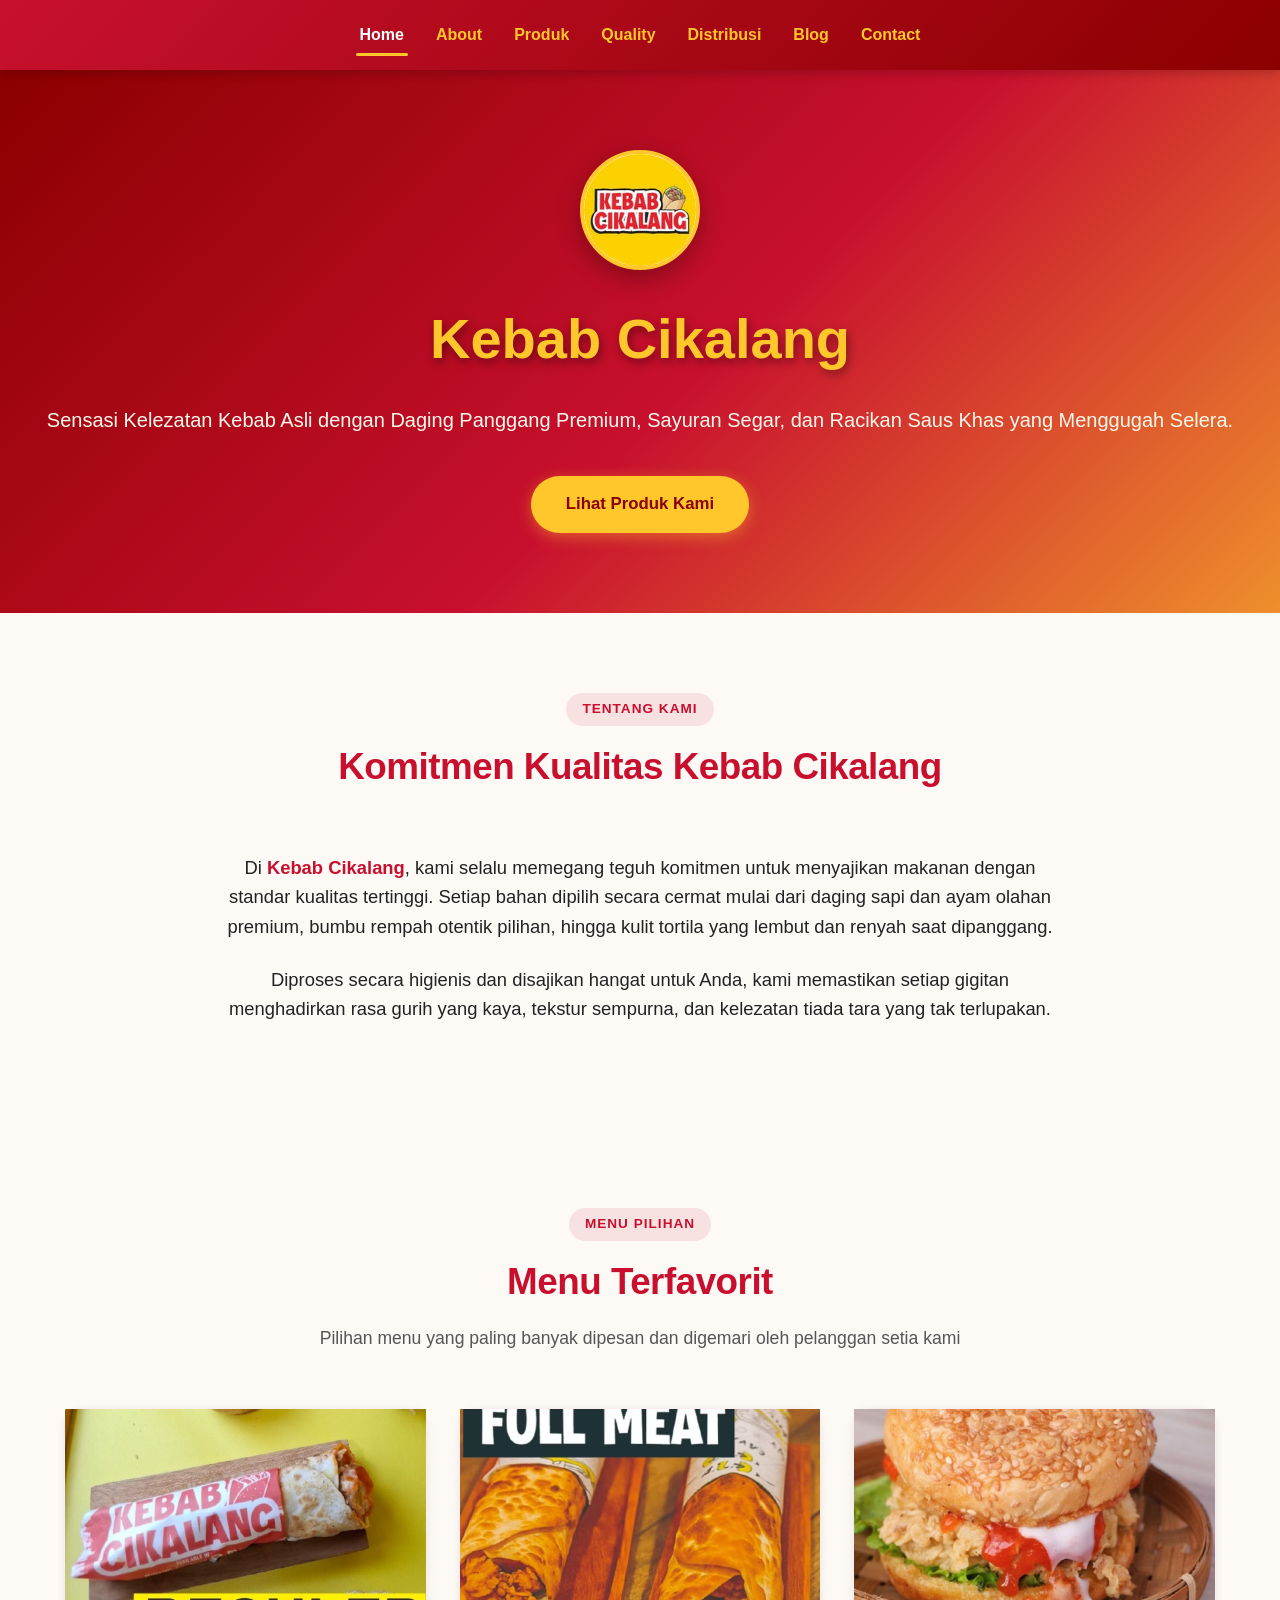
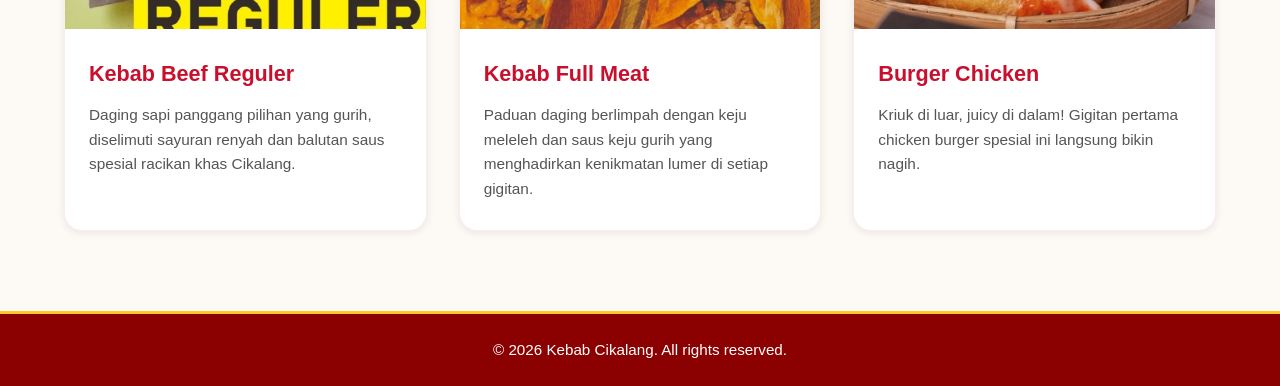
<file: index.html>
<!DOCTYPE html>
<html lang="id">
<head>
    <meta charset="UTF-8">
    <meta name="viewport" content="width=device-width, initial-scale=1.0">
    <title>Kebab Cikalang</title>
    <link rel="stylesheet" href="style.css">
</head>
<body>

    <!-- Header & Navigasi -->
    <header id="arfyn_header">
        <nav class="arfyn_navbar">

            <!-- Tombol Hamburger (Mobile) -->
            <button class="arfyn_hamburger" id="hamburger-btn" aria-label="Buka menu navigasi" aria-expanded="false">
                <span class="arfyn_bar"></span>
                <span class="arfyn_bar"></span>
                <span class="arfyn_bar"></span>
            </button>

            <!-- Daftar Menu Navigasi -->
            <ul class="arfyn_nav_menu" id="nav-menu">
                <li class="arfyn_nav_item"><a href="index.html" class="arfyn_nav_link active">Home</a></li>
                <li class="arfyn_nav_item"><a href="about.html" class="arfyn_nav_link">About</a></li>
                <li class="arfyn_nav_item"><a href="produk.html" class="arfyn_nav_link">Produk</a></li>
                <li class="arfyn_nav_item"><a href="quality.html" class="arfyn_nav_link">Quality</a></li>
                <li class="arfyn_nav_item"><a href="distribusi.html" class="arfyn_nav_link">Distribusi</a></li>
                <li class="arfyn_nav_item"><a href="blog.html" class="arfyn_nav_link">Blog</a></li>
                <li class="arfyn_nav_item"><a href="contact.html" class="arfyn_nav_link">Contact</a></li>
            </ul>
        </nav>
    </header>

    <!-- Konten Utama (Beranda) -->
    <main id="arfyn_main">
        <!-- 1. Hero Section -->
        <section class="arfyn_hero">
            <div class="arfyn_hero_content">
                <!-- Logo Bulat Kebab Cikalang -->
                <div class="arfyn_hero_logo">
                    <!-- Nanti masukkan file logo di atribut src, contoh: src="assets/logo.png" -->
                    <img src="assets/logo.jpg" alt="Logo Kebab Cikalang" class="arfyn_hero_logo_img" onerror="this.classList.add('img-fallback')">
                </div>

                <h1 class="arfyn_hero_title">Kebab Cikalang</h1>
                <p class="arfyn_hero_subtitle">
                    Sensasi Kelezatan Kebab Asli dengan Daging Panggang Premium, Sayuran Segar, dan Racikan Saus Khas yang Menggugah Selera.
                </p>
                <a href="produk.html" class="arfyn_btn arfyn_btn_primary">Lihat Produk Kami</a>
            </div>
        </section>

        <!-- 2. Sekilas Tentang Kami -->
        <section class="arfyn_about_section">
            <div class="arfyn_container">
                <div class="arfyn_section_heading">
                    <span class="arfyn_badge">Tentang Kami</span>
                    <h2 class="arfyn_section_title">Komitmen Kualitas Kebab Cikalang</h2>
                </div>
                <div class="arfyn_about_body">
                    <p>
                        Di <strong>Kebab Cikalang</strong>, kami selalu memegang teguh komitmen untuk menyajikan makanan dengan standar kualitas tertinggi. Setiap bahan dipilih secara cermat mulai dari daging sapi dan ayam olahan premium, bumbu rempah otentik pilihan, hingga kulit tortila yang lembut dan renyah saat dipanggang.
                    </p>
                    <p>
                        Diproses secara higienis dan disajikan hangat untuk Anda, kami memastikan setiap gigitan menghadirkan rasa gurih yang kaya, tekstur sempurna, dan kelezatan tiada tara yang tak terlupakan.
                    </p>
                </div>
            </div>
        </section>

        <!-- 3. Menu Andalan -->
        <section class="arfyn_menu_section">
            <div class="arfyn_container">
                <div class="arfyn_section_heading">
                    <span class="arfyn_badge">Menu Pilihan</span>
                    <h2 class="arfyn_section_title">Menu Terfavorit</h2>
                    <p class="arfyn_section_subtitle">Pilihan menu yang paling banyak dipesan dan digemari oleh pelanggan setia kami</p>
                </div>

                <div class="arfyn_grid_3">
                    <!-- Card 1 -->
                    <div class="arfyn_card">
                        <div class="arfyn_img_wrapper">
                            <!-- Nanti masukkan path gambar ke atribut src (misal: src="assets/kebab-beef.jpg") -->
                            <img src="assets/regulerb.jpeg" alt="Kebab Beef Original" class="arfyn_card_img">
                        </div>
                        <div class="arfyn_card_body">
                            <h3 class="arfyn_card_title">Kebab Beef Reguler</h3>
                            <p class="arfyn_card_desc">
                                Daging sapi panggang pilihan yang gurih, diselimuti sayuran renyah dan balutan saus spesial racikan khas Cikalang.
                            </p>
                        </div>
                    </div>

                    <!-- Card 2 -->
                    <div class="arfyn_card">
                        <div class="arfyn_img_wrapper">
                            <!-- Nanti masukkan path gambar ke atribut src (misal: src="assets/kebab-cheese.jpg") -->
                            <img src="assets/jumbom.jpeg" alt="Kebab Super Meat" class="arfyn_card_img">
                        </div>
                        <div class="arfyn_card_body">
                            <h3 class="arfyn_card_title">Kebab Full Meat</h3>
                            <p class="arfyn_card_desc">
                                Paduan daging berlimpah dengan keju meleleh dan saus keju gurih yang menghadirkan kenikmatan lumer di setiap gigitan.
                            </p>
                        </div>
                    </div>

                    <!-- Card 3 -->
                    <div class="arfyn_card">
                        <div class="arfyn_img_wrapper">
                            <!-- Nanti masukkan path gambar ke atribut src (misal: src="assets/kebab-blackpepper.jpg") -->
                            <img src="assets/burgerch.jpeg" alt="Burger Chicken" class="arfyn_card_img">
                        </div>
                        <div class="arfyn_card_body">
                            <h3 class="arfyn_card_title">Burger Chicken</h3>
                            <p class="arfyn_card_desc">
                                Kriuk di luar, juicy di dalam! Gigitan pertama chicken burger spesial ini langsung bikin nagih.
                            </p>
                        </div>
                    </div>
                </div>
            </div>
        </section>
    </main>

    <!-- Footer -->
    <footer id="arfyn_footer">
        <div class="arfyn_footer_container">
            <p>&copy; 2026 Kebab Cikalang. All rights reserved.</p>
        </div>
    </footer>

    <script src="script.js"></script>
</body>
</html>
</file>
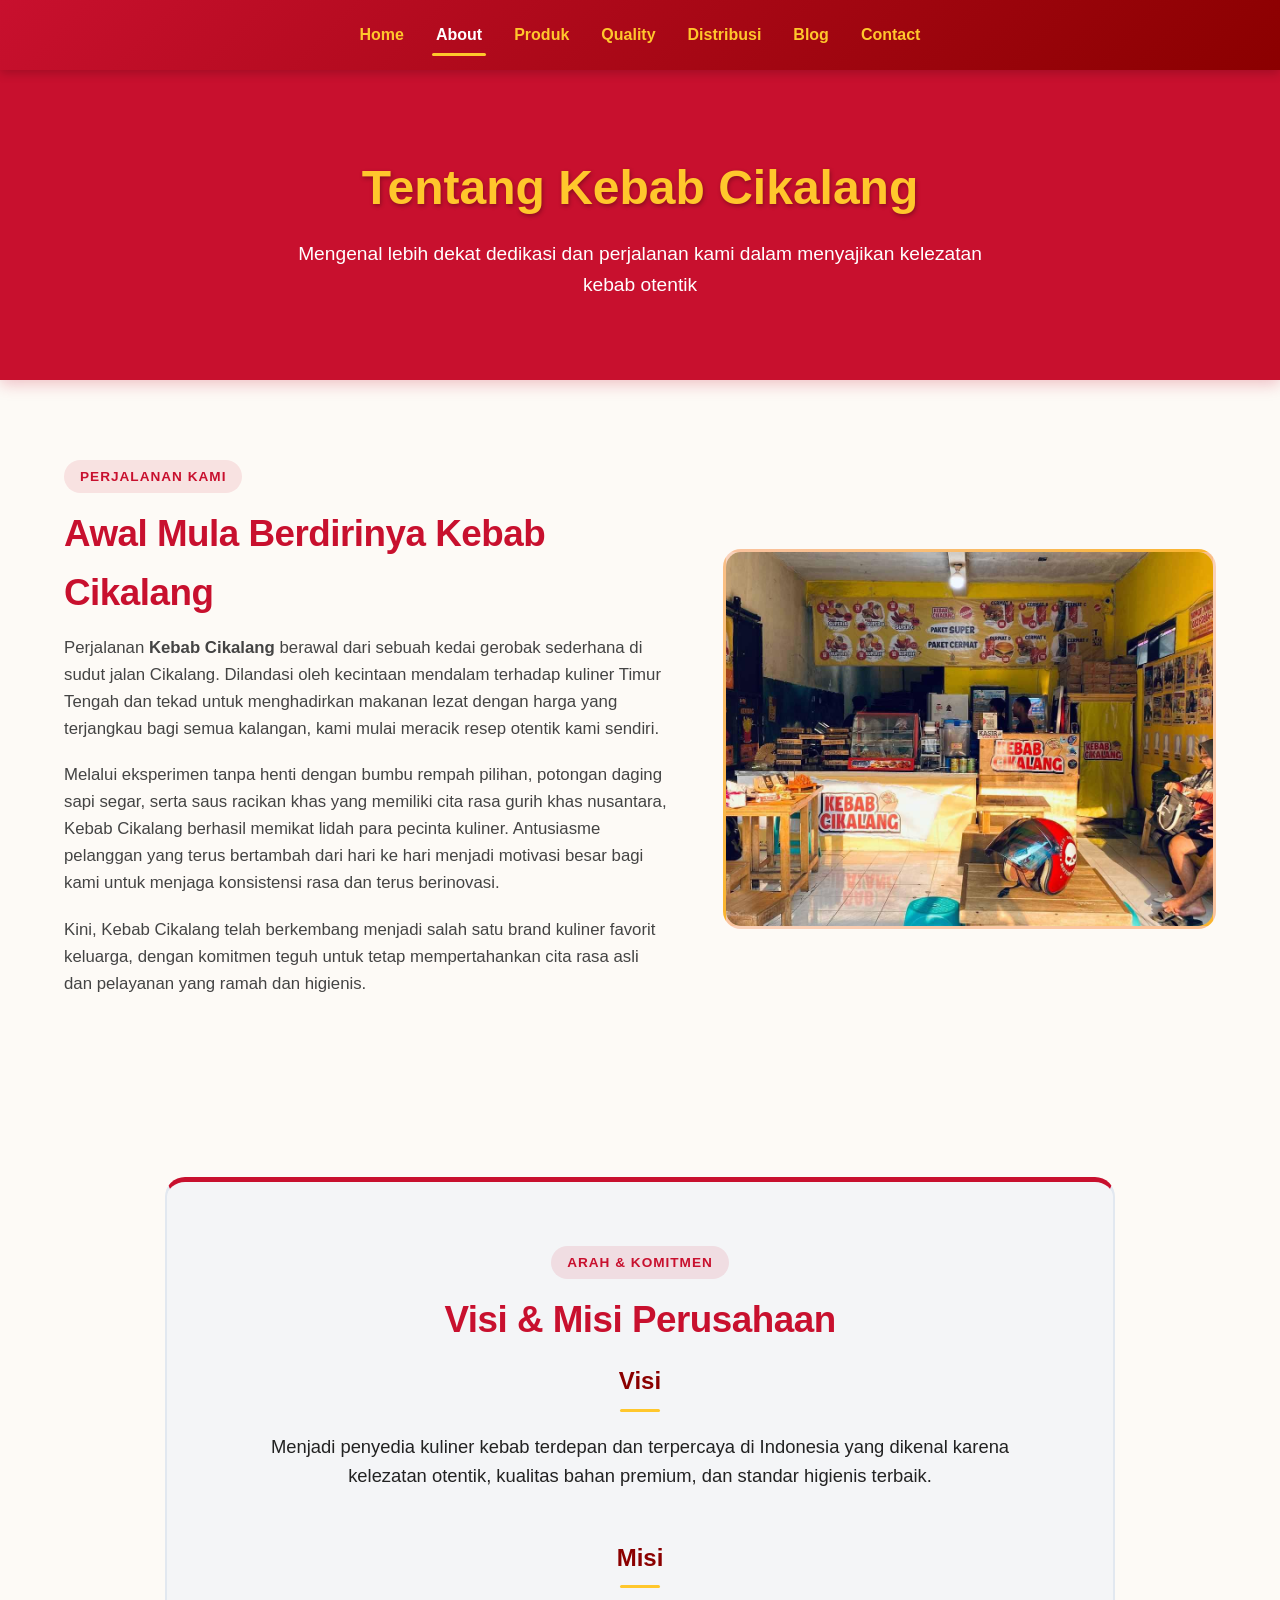
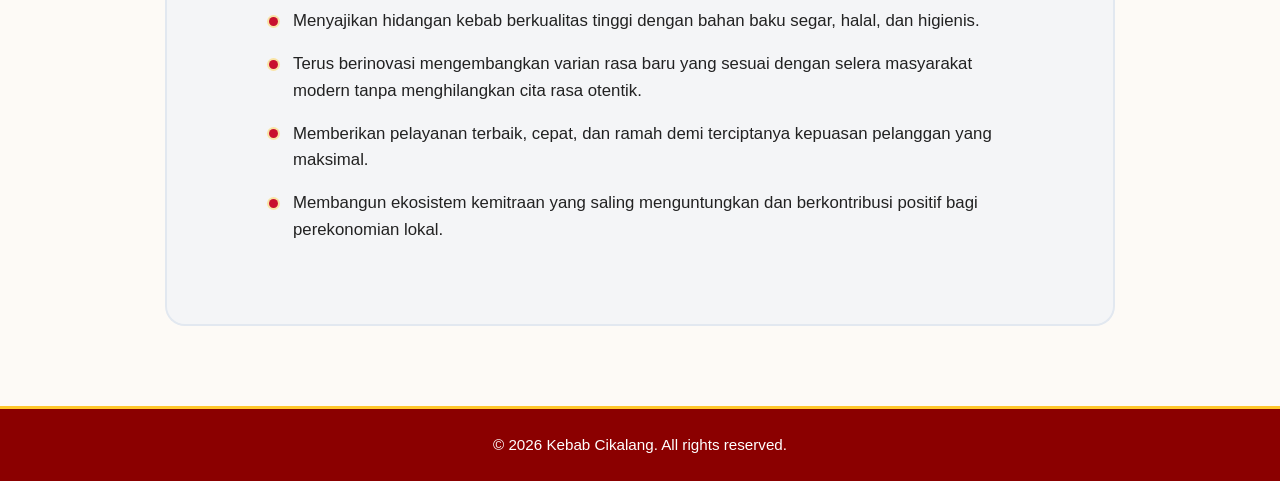
<file: about.html>
<!DOCTYPE html>
<html lang="id">
<head>
    <meta charset="UTF-8">
    <meta name="viewport" content="width=device-width, initial-scale=1.0">
    <title>Tentang Kami - Kebab Cikalang</title>
    <link rel="stylesheet" href="style.css">
</head>
<body>

    <!-- Header & Navigasi -->
    <header id="arfyn_header">
        <nav class="arfyn_navbar">

            <!-- Tombol Hamburger (Mobile) -->
            <button class="arfyn_hamburger" id="hamburger-btn" aria-label="Buka menu navigasi" aria-expanded="false">
                <span class="arfyn_bar"></span>
                <span class="arfyn_bar"></span>
                <span class="arfyn_bar"></span>
            </button>

            <!-- Daftar Menu Navigasi -->
            <ul class="arfyn_nav_menu" id="nav-menu">
                <li class="arfyn_nav_item"><a href="index.html" class="arfyn_nav_link">Home</a></li>
                <li class="arfyn_nav_item"><a href="about.html" class="arfyn_nav_link active">About</a></li>
                <li class="arfyn_nav_item"><a href="produk.html" class="arfyn_nav_link">Produk</a></li>
                <li class="arfyn_nav_item"><a href="quality.html" class="arfyn_nav_link">Quality</a></li>
                <li class="arfyn_nav_item"><a href="distribusi.html" class="arfyn_nav_link">Distribusi</a></li>
                <li class="arfyn_nav_item"><a href="blog.html" class="arfyn_nav_link">Blog</a></li>
                <li class="arfyn_nav_item"><a href="contact.html" class="arfyn_nav_link">Contact</a></li>
            </ul>
        </nav>
    </header>

    <!-- Konten Utama (Halaman Tentang Kami) -->
    <main id="arfyn_main">

        <!-- 1. Header Banner Halaman (Warna Solid Merah & Teks Kontras) -->
        <section class="arfyn_page_banner">
            <div class="arfyn_container">
                <h1 class="arfyn_page_banner_title">Tentang Kebab Cikalang</h1>
                <p class="arfyn_page_banner_desc">Mengenal lebih dekat dedikasi dan perjalanan kami dalam menyajikan kelezatan kebab otentik</p>
            </div>
        </section>

        <!-- 2. Sejarah Kami (2 Kolom Flexbox) -->
        <section class="arfyn_history_section">
            <div class="arfyn_container">
                <div class="arfyn_history_flex">
                    
                    <!-- Kolom Kiri: Teks Sejarah -->
                    <div class="arfyn_history_text">
                        <span class="arfyn_badge">Perjalanan Kami</span>
                        <h2 class="arfyn_section_title">Awal Mula Berdirinya Kebab Cikalang</h2>
                        <p>
                            Perjalanan <strong>Kebab Cikalang</strong> berawal dari sebuah kedai gerobak sederhana di sudut jalan Cikalang. Dilandasi oleh kecintaan mendalam terhadap kuliner Timur Tengah dan tekad untuk menghadirkan makanan lezat dengan harga yang terjangkau bagi semua kalangan, kami mulai meracik resep otentik kami sendiri.
                        </p>
                        <p>
                            Melalui eksperimen tanpa henti dengan bumbu rempah pilihan, potongan daging sapi segar, serta saus racikan khas yang memiliki cita rasa gurih khas nusantara, Kebab Cikalang berhasil memikat lidah para pecinta kuliner. Antusiasme pelanggan yang terus bertambah dari hari ke hari menjadi motivasi besar bagi kami untuk menjaga konsistensi rasa dan terus berinovasi.
                        </p>
                        <p>
                            Kini, Kebab Cikalang telah berkembang menjadi salah satu brand kuliner favorit keluarga, dengan komitmen teguh untuk tetap mempertahankan cita rasa asli dan pelayanan yang ramah dan higienis.
                        </p>
                    </div>

                    <!-- Kolom Kanan: Foto Kedai/Gerobak -->
                    <div class="arfyn_history_img">
                        <div class="arfyn_about_img_wrapper">
                            <img src="assets/geray.jpeg" alt="Kedai Kebab Cikalang" class="arfyn_about_img" onerror="this.classList.add('img-fallback')">
                        </div>
                    </div>

                </div>
            </div>
        </section>

        <!-- 3. Visi & Misi Perusahaan (Rata Tengah dengan Latar Abu-abu Terang & Border) -->
        <section class="arfyn_vm_section">
            <div class="arfyn_container">
                <div class="arfyn_vm_box">
                    <span class="arfyn_badge">Arah & Komitmen</span>
                    <h2 class="arfyn_section_title">Visi & Misi Perusahaan</h2>
                    
                    <div class="arfyn_vision_block">
                        <h3 class="arfyn_vm_subtitle">Visi</h3>
                        <p class="arfyn_vm_text">
                            Menjadi penyedia kuliner kebab terdepan dan terpercaya di Indonesia yang dikenal karena kelezatan otentik, kualitas bahan premium, dan standar higienis terbaik.
                        </p>
                    </div>

                    <div class="arfyn_mission_block">
                        <h3 class="arfyn_vm_subtitle">Misi</h3>
                        <ul class="arfyn_mission_list">
                            <li>Menyajikan hidangan kebab berkualitas tinggi dengan bahan baku segar, halal, dan higienis.</li>
                            <li>Terus berinovasi mengembangkan varian rasa baru yang sesuai dengan selera masyarakat modern tanpa menghilangkan cita rasa otentik.</li>
                            <li>Memberikan pelayanan terbaik, cepat, dan ramah demi terciptanya kepuasan pelanggan yang maksimal.</li>
                            <li>Membangun ekosistem kemitraan yang saling menguntungkan dan berkontribusi positif bagi perekonomian lokal.</li>
                        </ul>
                    </div>
                </div>
            </div>
        </section>

    </main>

    <!-- Footer -->
    <footer id="arfyn_footer">
        <div class="arfyn_footer_container">
            <p>&copy; 2026 Kebab Cikalang. All rights reserved.</p>
        </div>
    </footer>

    <script src="script.js"></script>
</body>
</html>
</file>
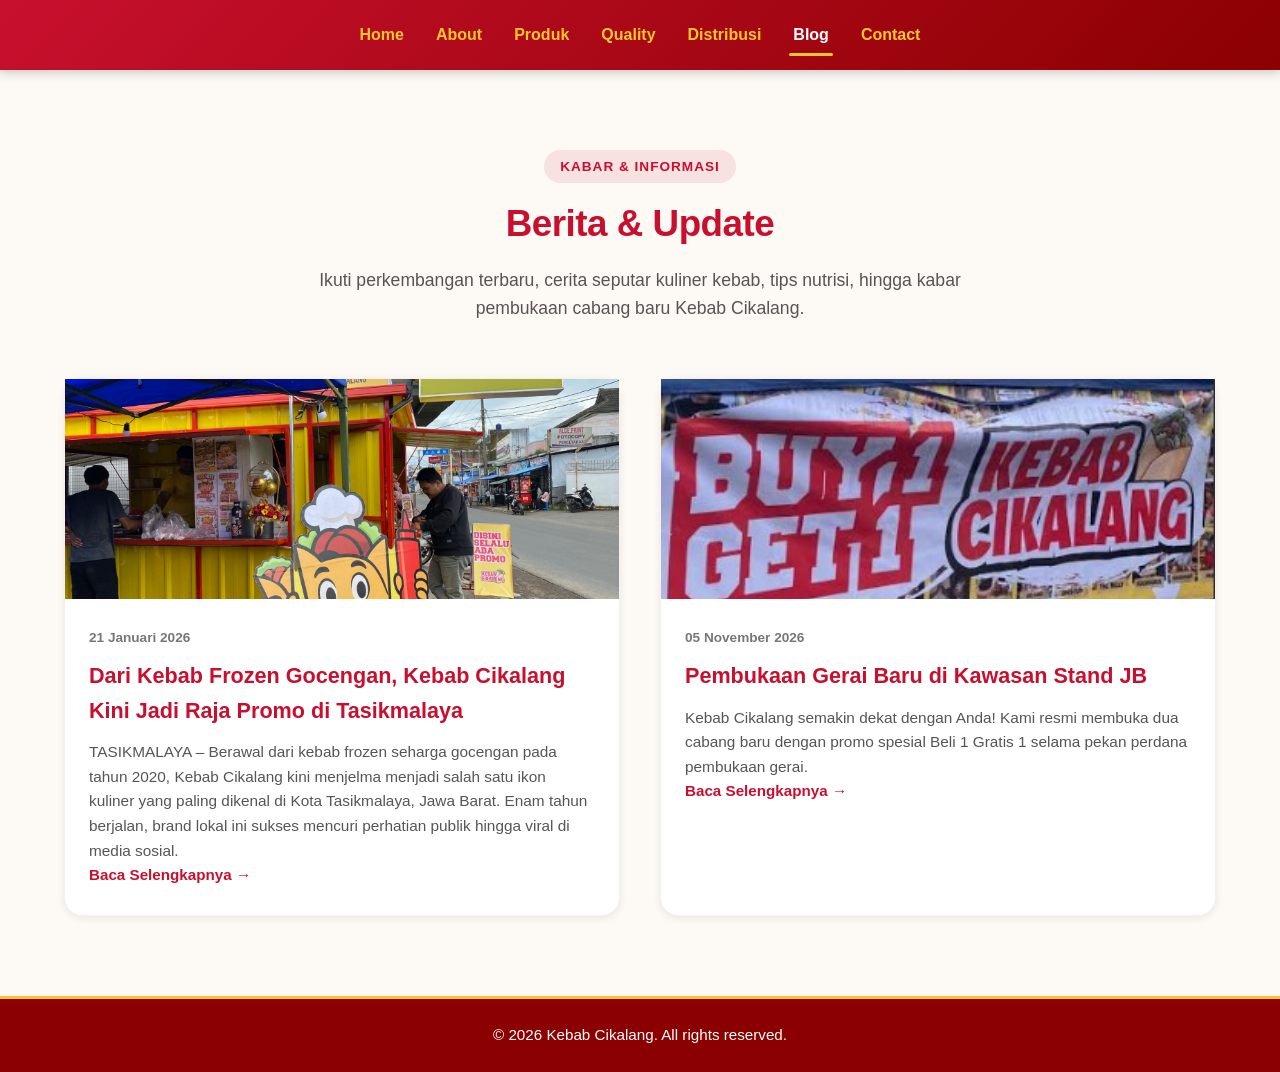
<file: blog.html>
<!DOCTYPE html>
<html lang="id">
<head>
    <meta charset="UTF-8">
    <meta name="viewport" content="width=device-width, initial-scale=1.0">
    <title>Berita & Update - Kebab Cikalang</title>
    <link rel="stylesheet" href="style.css">
</head>
<body>

    <!-- Header & Navigasi -->
    <header id="arfyn_header">
        <nav class="arfyn_navbar">

            <!-- Tombol Hamburger (Mobile) -->
            <button class="arfyn_hamburger" id="hamburger-btn" aria-label="Buka menu navigasi" aria-expanded="false">
                <span class="arfyn_bar"></span>
                <span class="arfyn_bar"></span>
                <span class="arfyn_bar"></span>
            </button>

            <!-- Daftar Menu Navigasi -->
            <ul class="arfyn_nav_menu" id="nav-menu">
                <li class="arfyn_nav_item"><a href="index.html" class="arfyn_nav_link">Home</a></li>
                <li class="arfyn_nav_item"><a href="about.html" class="arfyn_nav_link">About</a></li>
                <li class="arfyn_nav_item"><a href="produk.html" class="arfyn_nav_link">Produk</a></li>
                <li class="arfyn_nav_item"><a href="quality.html" class="arfyn_nav_link">Quality</a></li>
                <li class="arfyn_nav_item"><a href="distribusi.html" class="arfyn_nav_link">Distribusi</a></li>
                <li class="arfyn_nav_item"><a href="blog.html" class="arfyn_nav_link active">Blog</a></li>
                <li class="arfyn_nav_item"><a href="contact.html" class="arfyn_nav_link">Contact</a></li>
            </ul>
        </nav>
    </header>

    <!-- Konten Utama (Halaman Artikel / Blog) -->
    <main id="arfyn_main">
        <section class="arfyn_blog_section">
            <div class="arfyn_container">

                <!-- Header Halaman (Rata Tengah) -->
                <header class="arfyn_page_header">
                    <span class="arfyn_badge">Kabar & Informasi</span>
                    <h1 class="arfyn_section_title">Berita & Update</h1>
                    <p class="arfyn_section_subtitle">
                        Ikuti perkembangan terbaru, cerita seputar kuliner kebab, tips nutrisi, hingga kabar pembukaan cabang baru Kebab Cikalang.
                    </p>
                </header>

                <!-- Grid Artikel (2 Kolom di PC, 1 Kolom di HP) -->
                <div class="arfyn_grid_2">

                    <!-- Card Artikel 1 -->
                    <article class="arfyn_blog_card">
                        <div class="arfyn_img_wrapper">
                            <img src="assets/berita1.jpg" alt="Rahasia Kelezatan Rempah Kebab" class="arfyn_blog_img" onerror="this.classList.add('img-fallback')">
                        </div>
                        <div class="arfyn_card_body">
                            <span class="arfyn_blog_date">21 Januari 2026</span>
                            <h3 class="arfyn_card_title">Dari Kebab Frozen Gocengan, Kebab Cikalang Kini Jadi Raja Promo di Tasikmalaya</h3>
                            <p class="arfyn_card_desc">
                                TASIKMALAYA – Berawal dari kebab frozen seharga gocengan pada tahun 2020, Kebab Cikalang kini menjelma menjadi salah satu ikon kuliner yang paling dikenal di Kota Tasikmalaya, Jawa Barat. Enam tahun berjalan, brand lokal ini sukses mencuri perhatian publik hingga viral di media sosial.
                            </p>
                            <a href="#" class="arfyn_blog_readmore">Baca Selengkapnya &rarr;</a>
                        </div>
                    </article>

                    <!-- Card Artikel 2 -->
                    <article class="arfyn_blog_card">
                        <div class="arfyn_img_wrapper">
                            <img src="assets/jb1.jpeg" alt="Pembukaan Gerai Baru" class="arfyn_blog_img" onerror="this.classList.add('img-fallback')">
                        </div>
                        <div class="arfyn_card_body">
                            <span class="arfyn_blog_date">05 November 2026</span>
                            <h3 class="arfyn_card_title">Pembukaan Gerai Baru di Kawasan Stand JB</h3>
                            <p class="arfyn_card_desc">
                                Kebab Cikalang semakin dekat dengan Anda! Kami resmi membuka dua cabang baru dengan promo spesial Beli 1 Gratis 1 selama pekan perdana pembukaan gerai.
                            </p>
                            <a href="#" class="arfyn_blog_readmore">Baca Selengkapnya &rarr;</a>
                        </div>
                    </article>
                    </article>

                </div>

            </div>
        </section>
    </main>

    <!-- Footer -->
    <footer id="arfyn_footer">
        <div class="arfyn_footer_container">
            <p>&copy; 2026 Kebab Cikalang. All rights reserved.</p>
        </div>
    </footer>

    <script src="script.js"></script>
</body>
</html>
</file>
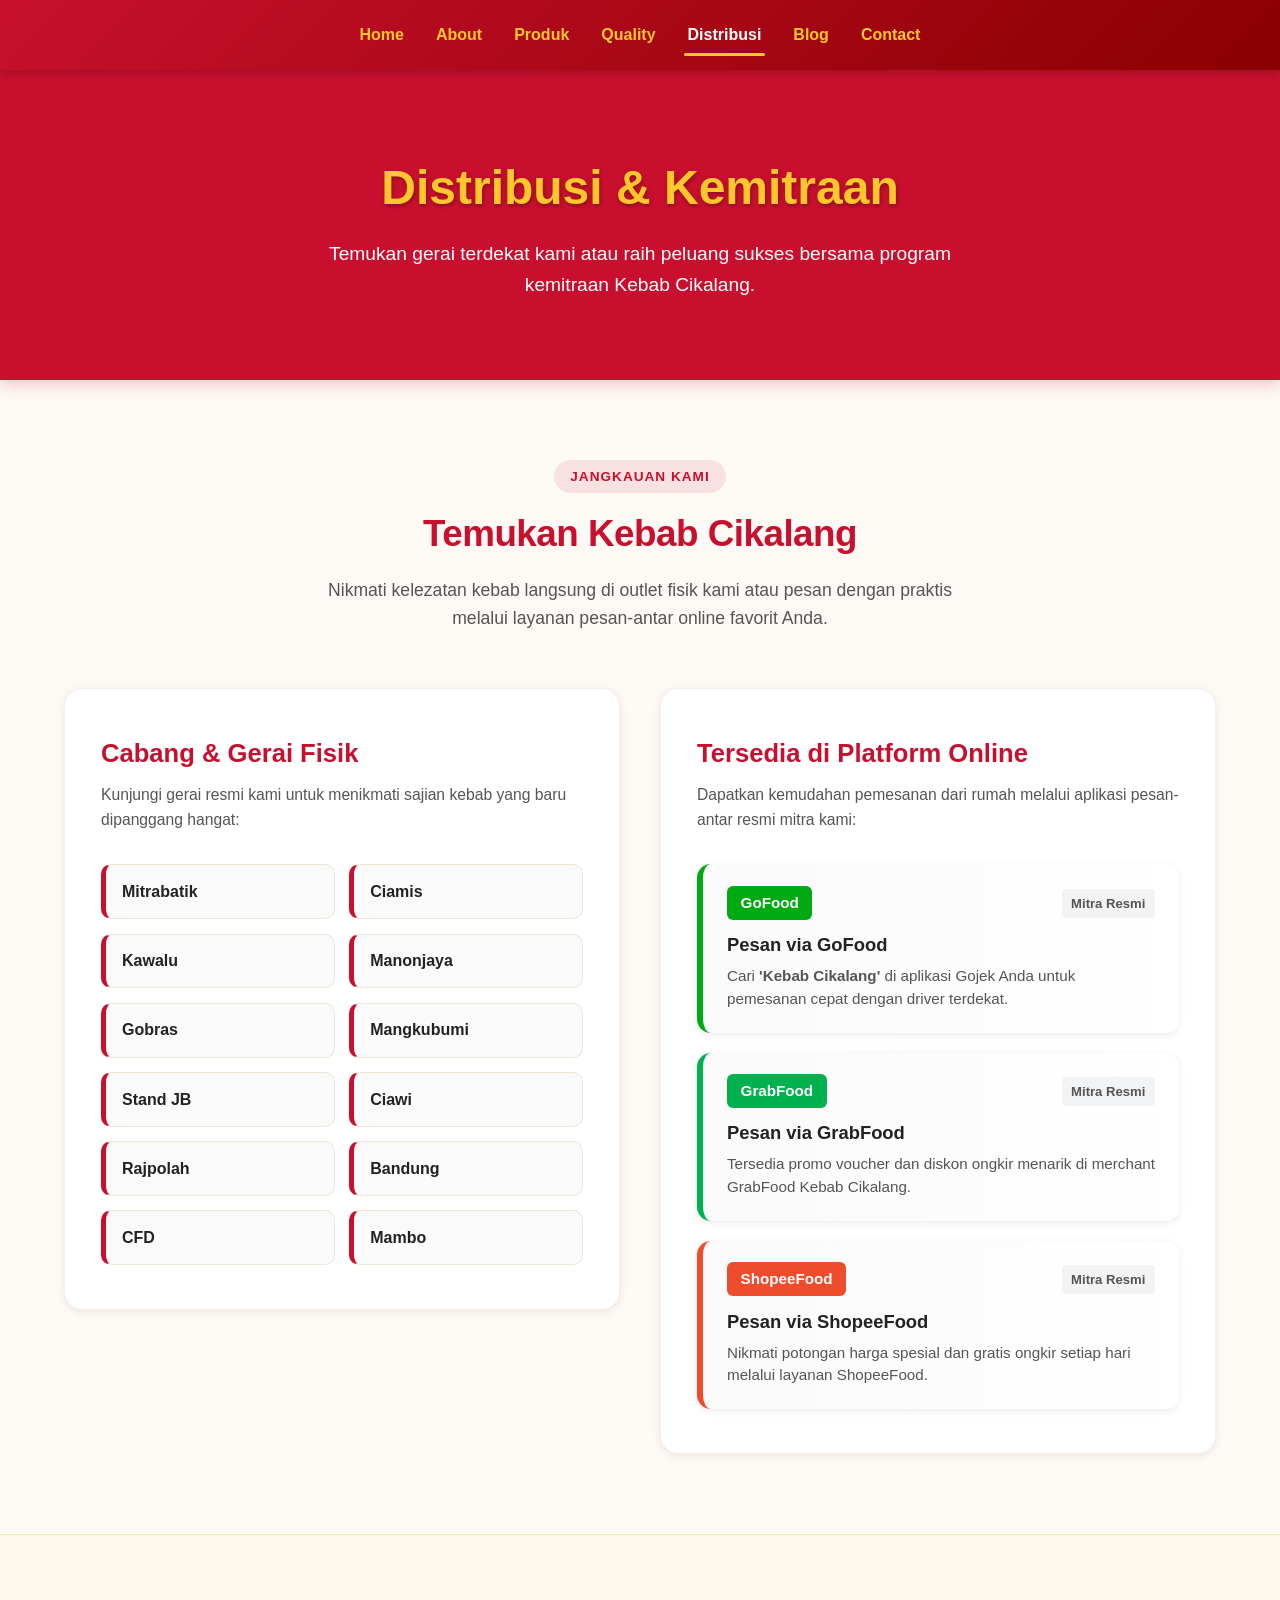
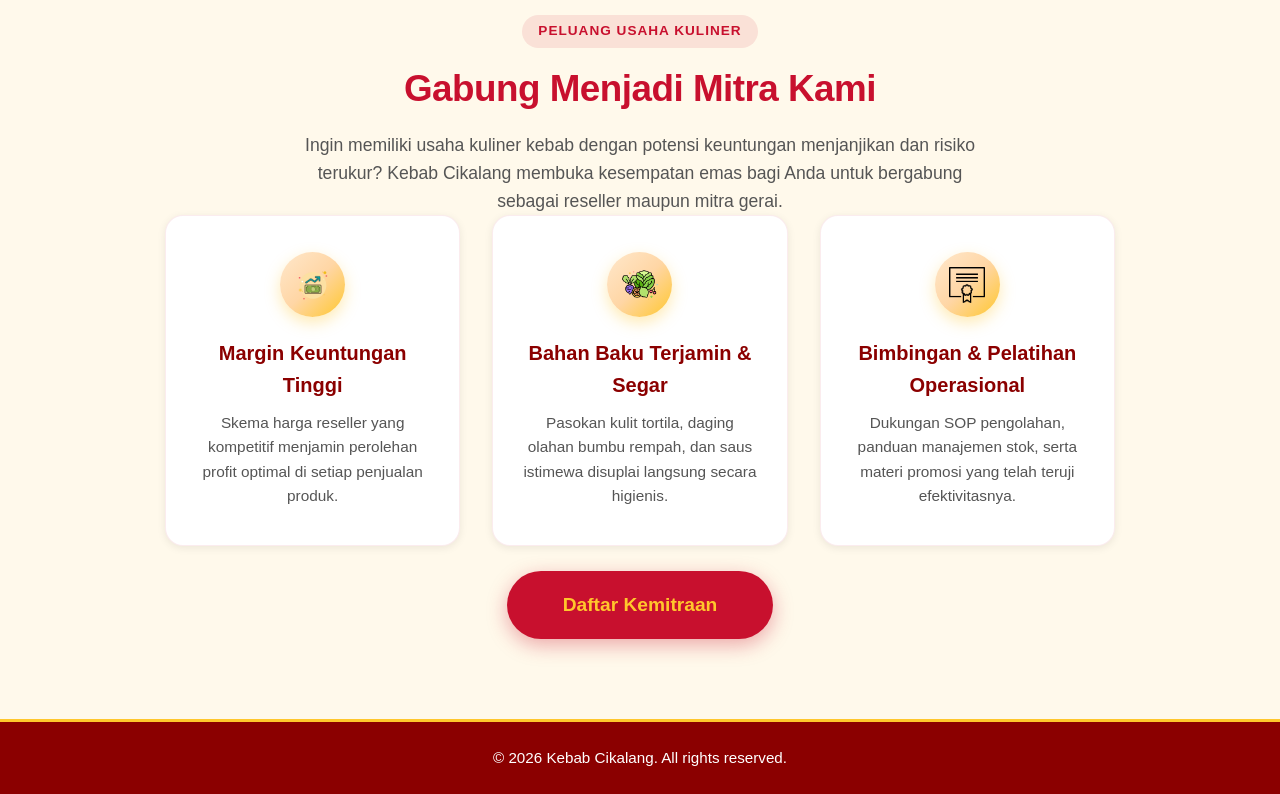
<file: distribusi.html>
<!DOCTYPE html>
<html lang="id">
<head>
    <meta charset="UTF-8">
    <meta name="viewport" content="width=device-width, initial-scale=1.0">
    <title>Distribusi & Kemitraan - Kebab Cikalang</title>
    <link rel="stylesheet" href="style.css">
</head>
<body>

    <!-- Header & Navigasi -->
    <header id="arfyn_header">
        <nav class="arfyn_navbar">

            <!-- Tombol Hamburger (Mobile) -->
            <button class="arfyn_hamburger" id="hamburger-btn" aria-label="Buka menu navigasi" aria-expanded="false">
                <span class="arfyn_bar"></span>
                <span class="arfyn_bar"></span>
                <span class="arfyn_bar"></span>
            </button>

            <!-- Daftar Menu Navigasi -->
            <ul class="arfyn_nav_menu" id="nav-menu">
                <li class="arfyn_nav_item"><a href="index.html" class="arfyn_nav_link">Home</a></li>
                <li class="arfyn_nav_item"><a href="about.html" class="arfyn_nav_link">About</a></li>
                <li class="arfyn_nav_item"><a href="produk.html" class="arfyn_nav_link">Produk</a></li>
                <li class="arfyn_nav_item"><a href="quality.html" class="arfyn_nav_link">Quality</a></li>
                <li class="arfyn_nav_item"><a href="distribusi.html" class="arfyn_nav_link active">Distribusi</a></li>
                <li class="arfyn_nav_item"><a href="blog.html" class="arfyn_nav_link">Blog</a></li>
                <li class="arfyn_nav_item"><a href="contact.html" class="arfyn_nav_link">Contact</a></li>
            </ul>
        </nav>
    </header>

    <!-- Konten Utama (Halaman Distribusi & Kemitraan) -->
    <main id="arfyn_main">

        <!-- Header Halaman -->
        <section class="arfyn_page_banner">
            <div class="arfyn_container">
                <h1 class="arfyn_page_banner_title">Distribusi & Kemitraan</h1>
                <p class="arfyn_page_banner_desc">Temukan gerai terdekat kami atau raih peluang sukses bersama program kemitraan Kebab Cikalang.</p>
            </div>
        </section>

        <!-- 1. Section Lokasi Pembelian (2 Kolom) -->
        <section class="arfyn_distribution_section">
            <div class="arfyn_container">
                <div class="arfyn_section_heading">
                    <span class="arfyn_badge">Jangkauan Kami</span>
                    <h2 class="arfyn_section_title">Temukan Kebab Cikalang</h2>
                    <p class="arfyn_section_subtitle">Nikmati kelezatan kebab langsung di outlet fisik kami atau pesan dengan praktis melalui layanan pesan-antar online favorit Anda.</p>
                </div>

                <div class="arfyn_grid_2">
                    
                    <!-- Kolom Kiri: Daftar Alamat Outlet / Cabang Fisik -->
                    <div class="arfyn_distribution_col">
                        <div class="arfyn_dist_card">
                            <h3 class="arfyn_dist_title">Cabang & Gerai Fisik</h3>
                            <p class="arfyn_dist_desc">Kunjungi gerai resmi kami untuk menikmati sajian kebab yang baru dipanggang hangat:</p>

                            <div class="arfyn_branch_grid">
                                <div class="arfyn_branch_item">Mitrabatik</div>
                                <div class="arfyn_branch_item">Ciamis</div>
                                <div class="arfyn_branch_item">Kawalu</div>
                                <div class="arfyn_branch_item">Manonjaya</div>
                                <div class="arfyn_branch_item">Gobras</div>
                                <div class="arfyn_branch_item">Mangkubumi</div>
                                <div class="arfyn_branch_item">Stand JB</div>
                                <div class="arfyn_branch_item">Ciawi</div>
                                <div class="arfyn_branch_item">Rajpolah</div>
                                <div class="arfyn_branch_item">Bandung</div>
                                <div class="arfyn_branch_item">CFD</div>
                                <div class="arfyn_branch_item">Mambo</div>
                            </div>
                        </div>
                    </div>

                    <!-- Kolom Kanan: Platform Online (Bukan Link) -->
                    <div class="arfyn_distribution_col">
                        <div class="arfyn_dist_card">
                            <h3 class="arfyn_dist_title">Tersedia di Platform Online</h3>
                            <p class="arfyn_dist_desc">Dapatkan kemudahan pemesanan dari rumah melalui aplikasi pesan-antar resmi mitra kami:</p>

                            <div class="arfyn_platform_list">
                                <!-- GoFood (Warna Gojek Hijau) -->
                                <div class="arfyn_platform_item arfyn_gofood">
                                    <div class="arfyn_platform_header">
                                        <div class="arfyn_platform_logo">GoFood</div>
                                        <span class="arfyn_platform_status">Mitra Resmi</span>
                                    </div>
                                    <h4 class="arfyn_platform_title">Pesan via GoFood</h4>
                                    <p class="arfyn_platform_info">Cari <strong>'Kebab Cikalang'</strong> di aplikasi Gojek Anda untuk pemesanan cepat dengan driver terdekat.</p>
                                </div>

                                <!-- GrabFood (Warna Grab Hijau) -->
                                <div class="arfyn_platform_item arfyn_grabfood">
                                    <div class="arfyn_platform_header">
                                        <div class="arfyn_platform_logo">GrabFood</div>
                                        <span class="arfyn_platform_status">Mitra Resmi</span>
                                    </div>
                                    <h4 class="arfyn_platform_title">Pesan via GrabFood</h4>
                                    <p class="arfyn_platform_info">Tersedia promo voucher dan diskon ongkir menarik di merchant GrabFood Kebab Cikalang.</p>
                                </div>

                                <!-- ShopeeFood (Warna Shopee Oranye) -->
                                <div class="arfyn_platform_item arfyn_shopeefood">
                                    <div class="arfyn_platform_header">
                                        <div class="arfyn_platform_logo">ShopeeFood</div>
                                        <span class="arfyn_platform_status">Mitra Resmi</span>
                                    </div>
                                    <h4 class="arfyn_platform_title">Pesan via ShopeeFood</h4>
                                    <p class="arfyn_platform_info">Nikmati potongan harga spesial dan gratis ongkir setiap hari melalui layanan ShopeeFood.</p>
                                </div>
                            </div>
                        </div>
                    </div>

                </div>
            </div>
        </section>

        <!-- 2. Section Kemitraan (Warna Tema Kuning Pucat / Merah) -->
        <section class="arfyn_partnership">
            <div class="arfyn_container">
                <div class="arfyn_partnership_box">
                    <span class="arfyn_badge">Peluang Usaha Kuliner</span>
                    <h2 class="arfyn_section_title">Gabung Menjadi Mitra Kami</h2>
                    <p class="arfyn_section_subtitle">
                        Ingin memiliki usaha kuliner kebab dengan potensi keuntungan menjanjikan dan risiko terukur? Kebab Cikalang membuka kesempatan emas bagi Anda untuk bergabung sebagai reseller maupun mitra gerai.
                    </p>

                    <div class="arfyn_grid_3">
                        <div class="arfyn_benefit_item">
                            <div class="arfyn_icon_wrapper arfyn_icon_wrapper_sm">
                                <img src="assets/icons8-profit-100.png" alt="Keuntungan" class="arfyn_benefit_icon" onerror="this.classList.add('img-fallback')">
                            </div>
                            <h4 class="arfyn_benefit_title">Margin Keuntungan Tinggi</h4>
                            <p class="arfyn_card_desc">Skema harga reseller yang kompetitif menjamin perolehan profit optimal di setiap penjualan produk.</p>
                        </div>

                        <div class="arfyn_benefit_item">
                            <div class="arfyn_icon_wrapper arfyn_icon_wrapper_sm">
                                <img src="assets/icons8-fresh-64.png" alt="Bahan Baku" class="arfyn_benefit_icon" onerror="this.classList.add('img-fallback')">
                            </div>
                            <h4 class="arfyn_benefit_title">Bahan Baku Terjamin & Segar</h4>
                            <p class="arfyn_card_desc">Pasokan kulit tortila, daging olahan bumbu rempah, dan saus istimewa disuplai langsung secara higienis.</p>
                        </div>

                        <div class="arfyn_benefit_item">
                            <div class="arfyn_icon_wrapper arfyn_icon_wrapper_sm">
                                <img src="assets/icons8-education-100.png" alt="Bimbingan" class="arfyn_benefit_icon" onerror="this.classList.add('img-fallback')">
                            </div>
                            <h4 class="arfyn_benefit_title">Bimbingan & Pelatihan Operasional</h4>
                            <p class="arfyn_card_desc">Dukungan SOP pengolahan, panduan manajemen stok, serta materi promosi yang telah teruji efektivitasnya.</p>
                        </div>
                    </div>

                    <!-- Tombol CTA Besar Menuju contact.html -->
                    <br>
                    <div class="arfyn_partnership_cta">
                        <a href="contact.html" class="arfyn_btn arfyn_btn_cta">Daftar Kemitraan</a>
                    </div>
                </div>
            </div>
        </section>

    </main>

    <!-- Footer -->
    <footer id="arfyn_footer">
        <div class="arfyn_footer_container">
            <p>&copy; 2026 Kebab Cikalang. All rights reserved.</p>
        </div>
    </footer>

    <script src="script.js"></script>
</body>
</html>
</file>
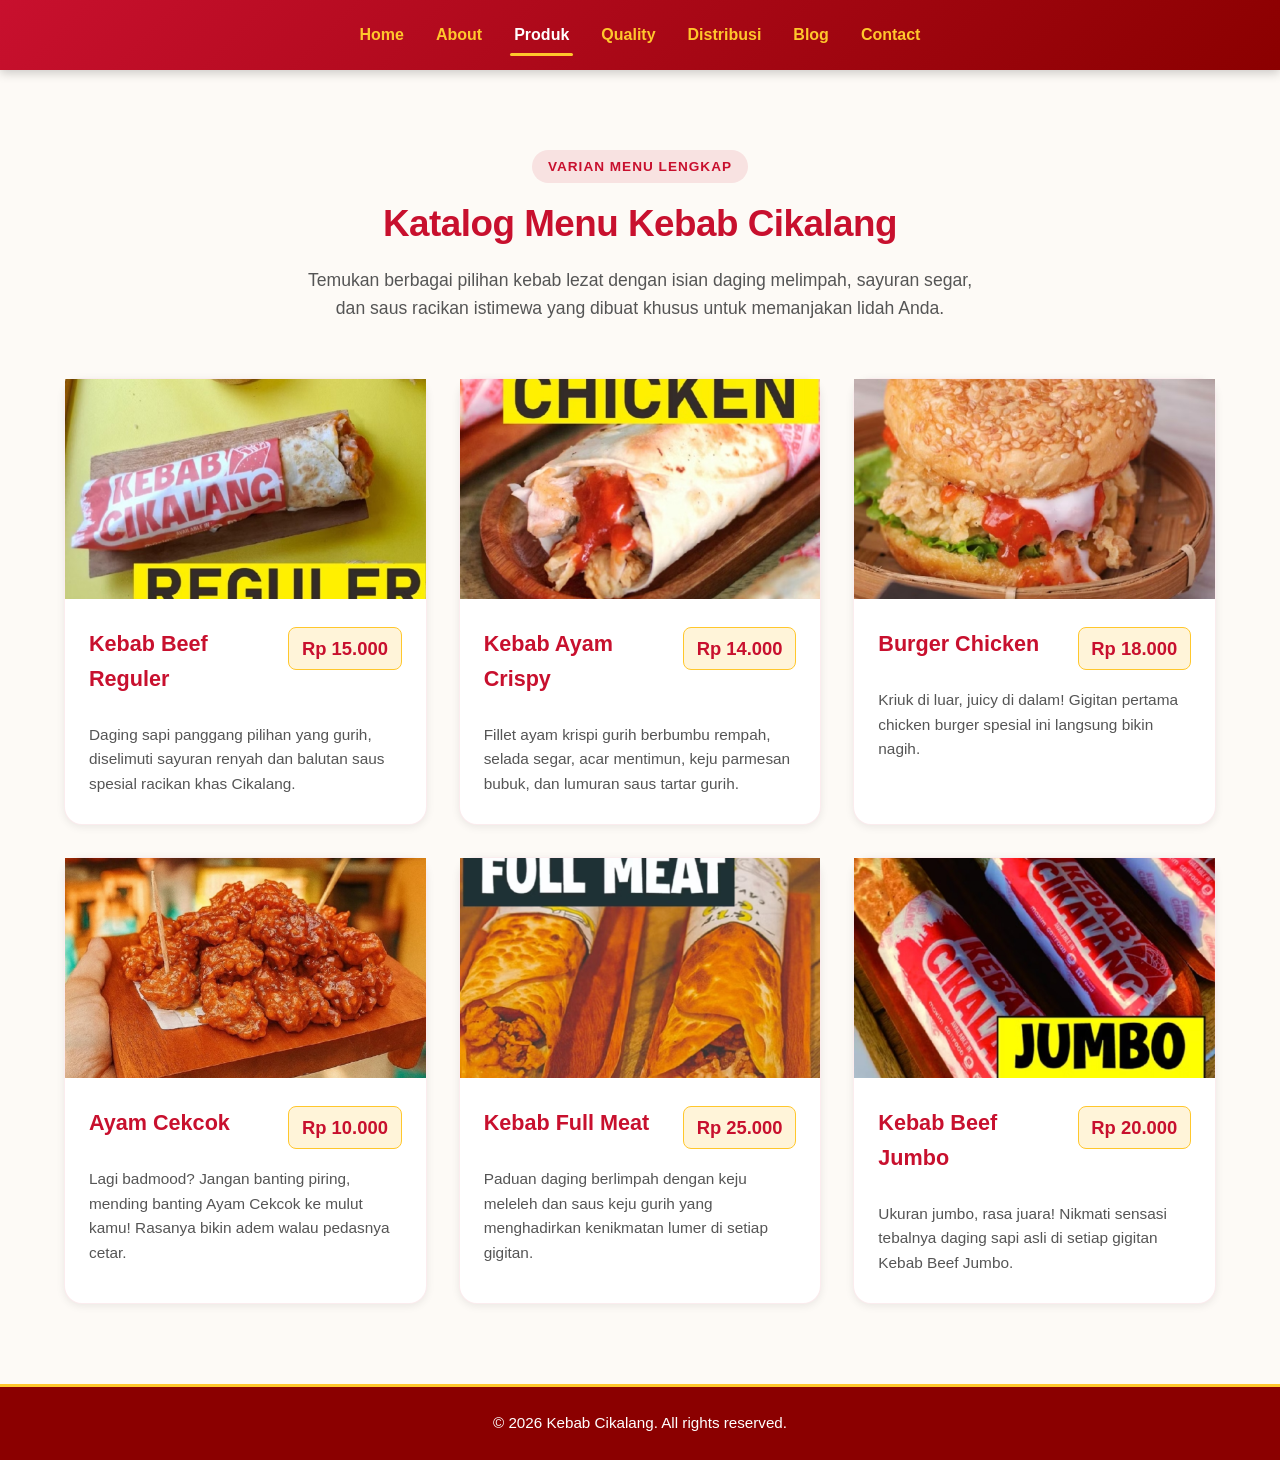
<file: produk.html>
<!DOCTYPE html>
<html lang="id">
<head>
    <meta charset="UTF-8">
    <meta name="viewport" content="width=device-width, initial-scale=1.0">
    <title>Katalog Produk - Kebab Cikalang</title>
    <link rel="stylesheet" href="style.css">
</head>
<body>

    <!-- Header & Navigasi -->
    <header id="arfyn_header">
        <nav class="arfyn_navbar">

            <!-- Tombol Hamburger (Mobile) -->
            <button class="arfyn_hamburger" id="hamburger-btn" aria-label="Buka menu navigasi" aria-expanded="false">
                <span class="arfyn_bar"></span>
                <span class="arfyn_bar"></span>
                <span class="arfyn_bar"></span>
            </button>

            <!-- Daftar Menu Navigasi -->
            <ul class="arfyn_nav_menu" id="nav-menu">
                <li class="arfyn_nav_item"><a href="index.html" class="arfyn_nav_link">Home</a></li>
                <li class="arfyn_nav_item"><a href="about.html" class="arfyn_nav_link">About</a></li>
                <li class="arfyn_nav_item"><a href="produk.html" class="arfyn_nav_link active">Produk</a></li>
                <li class="arfyn_nav_item"><a href="quality.html" class="arfyn_nav_link">Quality</a></li>
                <li class="arfyn_nav_item"><a href="distribusi.html" class="arfyn_nav_link">Distribusi</a></li>
                <li class="arfyn_nav_item"><a href="blog.html" class="arfyn_nav_link">Blog</a></li>
                <li class="arfyn_nav_item"><a href="contact.html" class="arfyn_nav_link">Contact</a></li>
            </ul>
        </nav>
    </header>

    <!-- Konten Utama (Katalog Produk) -->
    <main id="arfyn_main">
        <section class="arfyn_products_section">
            <div class="arfyn_container">
                
                <!-- Header Halaman Katalog -->
                <header class="arfyn_page_header">
                    <span class="arfyn_badge">Varian Menu Lengkap</span>
                    <h1 class="arfyn_section_title">Katalog Menu Kebab Cikalang</h1>
                    <p class="arfyn_section_subtitle">
                        Temukan berbagai pilihan kebab lezat dengan isian daging melimpah, sayuran segar, dan saus racikan istimewa yang dibuat khusus untuk memanjakan lidah Anda.
                    </p>
                </header>

                <!-- Grid Daftar Produk (6 Product Cards) -->
                <div class="arfyn_grid_3 arfyn_product_grid">

                    <!-- Product Card 1 -->
                    <article class="arfyn_product_card">
                        <div class="arfyn_img_wrapper">
                            <img src="assets/regulerb.jpeg" alt="Kebab Beef Original" class="arfyn_product_img" onerror="this.classList.add('img-fallback')">
                        </div>
                        <div class="arfyn_card_body">
                            <div class="arfyn_product_header">
                                <h3 class="arfyn_card_title">Kebab Beef Reguler</h3>
                                <span class="arfyn_product_price">Rp 15.000</span>
                            </div>
                            <p class="arfyn_card_desc">
                                Daging sapi panggang pilihan yang gurih, diselimuti sayuran renyah dan balutan saus spesial racikan khas Cikalang.
                            </p>
                        </div>
                    </article>

                    <!-- Product Card 2 -->
                    <article class="arfyn_product_card">
                        <div class="arfyn_img_wrapper">
                            <img src="assets/regulerch.jpeg" alt="Kebab Ayam Crispy" class="arfyn_product_img" onerror="this.classList.add('img-fallback')">
                        </div>
                        <div class="arfyn_card_body">
                            <div class="arfyn_product_header">
                                <h3 class="arfyn_card_title">Kebab Ayam Crispy</h3>
                                <span class="arfyn_product_price">Rp 14.000</span>
                            </div>
                            <p class="arfyn_card_desc">
                                Fillet ayam krispi gurih berbumbu rempah, selada segar, acar mentimun, keju parmesan bubuk, dan lumuran saus tartar gurih.
                            </p>
                        </div>
                    </article>

                    <!-- Product Card 3 -->
                    <article class="arfyn_product_card">
                        <div class="arfyn_img_wrapper">
                            <img src="assets/burgerch.jpeg" alt="Kebab Super Cheese" class="arfyn_product_img" onerror="this.classList.add('img-fallback')">
                        </div>
                        <div class="arfyn_card_body">
                            <div class="arfyn_product_header">
                                <h3 class="arfyn_card_title">Burger Chicken</h3>
                                <span class="arfyn_product_price">Rp 18.000</span>
                            </div>
                            <p class="arfyn_card_desc">
                                Kriuk di luar, juicy di dalam! Gigitan pertama chicken burger spesial ini langsung bikin nagih.
                            </p>
                        </div>
                    </article>

                    <!-- Product Card 4 -->
                    <article class="arfyn_product_card">
                        <div class="arfyn_img_wrapper">
                            <img src="assets/ayamc.jpeg" alt="Kebab Black Pepper" class="arfyn_product_img" onerror="this.classList.add('img-fallback')">
                        </div>
                        <div class="arfyn_card_body">
                            <div class="arfyn_product_header">
                                <h3 class="arfyn_card_title">Ayam Cekcok</h3>
                                <span class="arfyn_product_price">Rp 10.000</span>
                            </div>
                            <p class="arfyn_card_desc">
                                Lagi badmood? Jangan banting piring, mending banting Ayam Cekcok ke mulut kamu! Rasanya bikin adem walau pedasnya cetar.
                            </p>
                        </div>
                    </article>

                    <!-- Product Card 5 -->
                    <article class="arfyn_product_card">
                        <div class="arfyn_img_wrapper">
                            <img src="assets/jumbom.jpeg" alt="Kebab Jumbo Komplit" class="arfyn_product_img" onerror="this.classList.add('img-fallback')">
                        </div>
                        <div class="arfyn_card_body">
                            <div class="arfyn_product_header">
                                <h3 class="arfyn_card_title">Kebab Full Meat</h3>
                                <span class="arfyn_product_price">Rp 25.000</span>
                            </div>
                            <p class="arfyn_card_desc">
                                Paduan daging berlimpah dengan keju meleleh dan saus keju gurih yang menghadirkan kenikmatan lumer di setiap gigitan.
                            </p>
                        </div>
                    </article>

                    <!-- Product Card 6 -->
                    <article class="arfyn_product_card">
                        <div class="arfyn_img_wrapper">
                            <img src="assets/jumbob.jpeg" alt="Kebab Beef Jumbo" class="arfyn_product_img" onerror="this.classList.add('img-fallback')">
                        </div>
                        <div class="arfyn_card_body">
                            <div class="arfyn_product_header">
                                <h3 class="arfyn_card_title">Kebab Beef Jumbo</h3>
                                <span class="arfyn_product_price">Rp 20.000</span>
                            </div>
                            <p class="arfyn_card_desc">
                                Ukuran jumbo, rasa juara! Nikmati sensasi tebalnya daging sapi asli di setiap gigitan Kebab Beef Jumbo.
                            </p>
                        </div>
                    </article>

                </div>
            </div>
        </section>
    </main>

    <!-- Footer -->
    <footer id="arfyn_footer">
        <div class="arfyn_footer_container">
            <p>&copy; 2026 Kebab Cikalang. All rights reserved.</p>
        </div>
    </footer>

    <script src="script.js"></script>
</body>
</html>
</file>
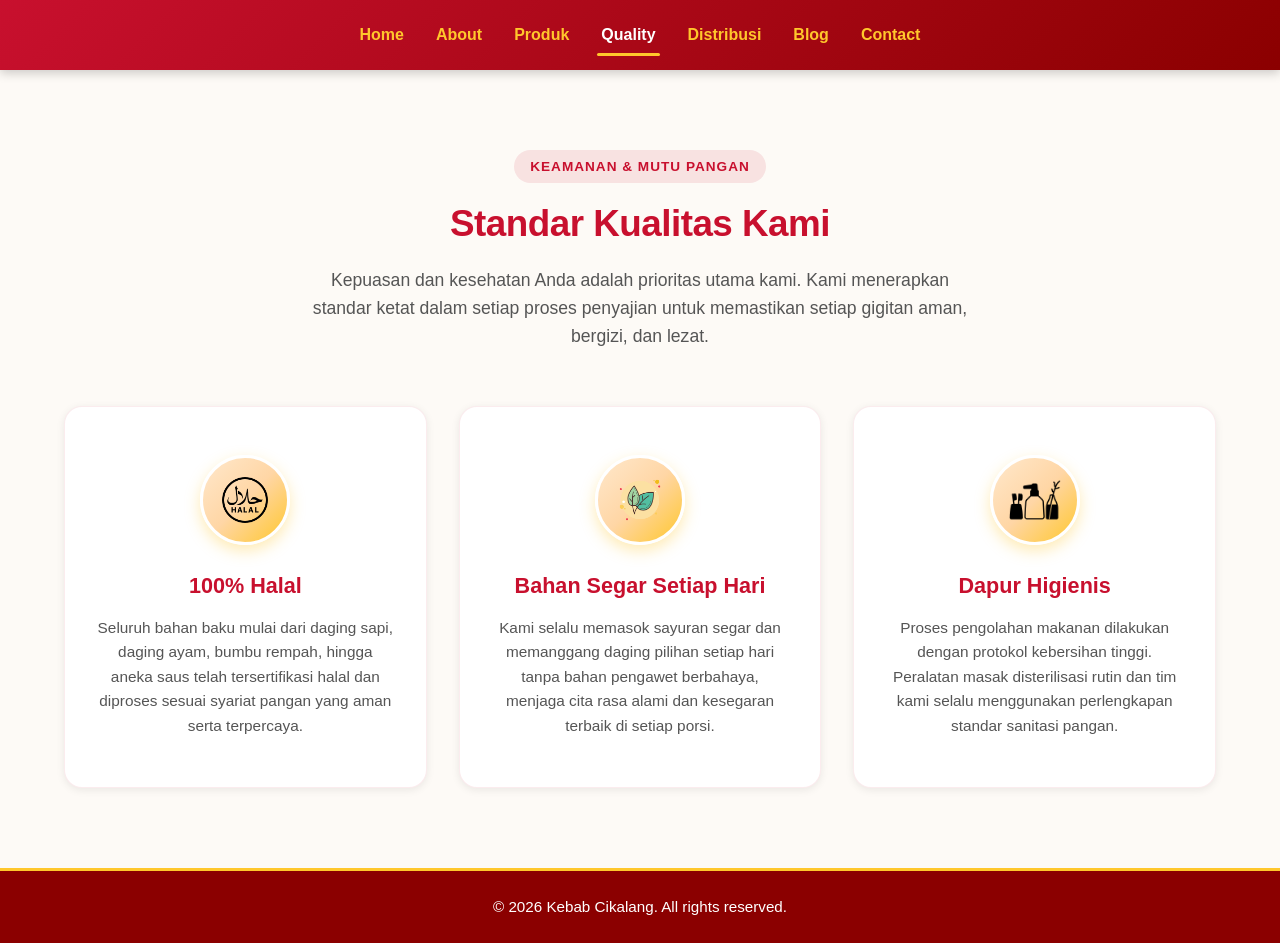
<file: quality.html>
<!DOCTYPE html>
<html lang="id">
<head>
    <meta charset="UTF-8">
    <meta name="viewport" content="width=device-width, initial-scale=1.0">
    <title>Standar Kualitas - Kebab Cikalang</title>
    <link rel="stylesheet" href="style.css">
</head>
<body>

    <!-- Header & Navigasi -->
    <header id="arfyn_header">
        <nav class="arfyn_navbar">
            
            <!-- Tombol Hamburger (Mobile) -->
            <button class="arfyn_hamburger" id="hamburger-btn" aria-label="Buka menu navigasi" aria-expanded="false">
                <span class="arfyn_bar"></span>
                <span class="arfyn_bar"></span>
                <span class="arfyn_bar"></span>
            </button>

            <!-- Daftar Menu Navigasi -->
            <ul class="arfyn_nav_menu" id="nav-menu">
                <li class="arfyn_nav_item"><a href="index.html" class="arfyn_nav_link">Home</a></li>
                <li class="arfyn_nav_item"><a href="about.html" class="arfyn_nav_link">About</a></li>
                <li class="arfyn_nav_item"><a href="produk.html" class="arfyn_nav_link">Produk</a></li>
                <li class="arfyn_nav_item"><a href="quality.html" class="arfyn_nav_link active">Quality</a></li>
                <li class="arfyn_nav_item"><a href="distribusi.html" class="arfyn_nav_link">Distribusi</a></li>
                <li class="arfyn_nav_item"><a href="blog.html" class="arfyn_nav_link">Blog</a></li>
                <li class="arfyn_nav_item"><a href="contact.html" class="arfyn_nav_link">Contact</a></li>
            </ul>
        </nav>
    </header>

    <!-- Konten Utama (Halaman Kualitas & Keamanan) -->
    <main id="arfyn_main">
        <section class="arfyn_quality_section">
            <div class="arfyn_container">

                <!-- Header Halaman (Rata Tengah) -->
                <header class="arfyn_page_header">
                    <span class="arfyn_badge">Keamanan & Mutu Pangan</span>
                    <h1 class="arfyn_section_title">Standar Kualitas Kami</h1>
                    <p class="arfyn_section_subtitle">
                        Kepuasan dan kesehatan Anda adalah prioritas utama kami. Kami menerapkan standar ketat dalam setiap proses penyajian untuk memastikan setiap gigitan aman, bergizi, dan lezat.
                    </p>
                </header>

                <!-- Grid Komitmen Kualitas (3 Kolom) -->
                <div class="arfyn_grid_3 arfyn_quality_grid">

                    <!-- Card 1: 100% Halal -->
                    <article class="arfyn_quality_card">
                        <div class="arfyn_icon_wrapper arfyn_icon_wrapper_lg">
                            <img src="assets/icons8-halal-100.png" alt="Ikon 100% Halal" class="arfyn_quality_icon" onerror="this.classList.add('img-fallback')">
                        </div>
                        <h3 class="arfyn_card_title">100% Halal</h3>
                        <p class="arfyn_card_desc">
                            Seluruh bahan baku mulai dari daging sapi, daging ayam, bumbu rempah, hingga aneka saus telah tersertifikasi halal dan diproses sesuai syariat pangan yang aman serta terpercaya.
                        </p>
                    </article>

                    <!-- Card 2: Bahan Segar Setiap Hari -->
                    <article class="arfyn_quality_card">
                        <div class="arfyn_icon_wrapper arfyn_icon_wrapper_lg">
                            <img src="assets/icons8-fresh-100.png" alt="Ikon Bahan Segar" class="arfyn_quality_icon" onerror="this.classList.add('img-fallback')">
                        </div>
                        <h3 class="arfyn_card_title">Bahan Segar Setiap Hari</h3>
                        <p class="arfyn_card_desc">
                            Kami selalu memasok sayuran segar dan memanggang daging pilihan setiap hari tanpa bahan pengawet berbahaya, menjaga cita rasa alami dan kesegaran terbaik di setiap porsi.
                        </p>
                    </article>

                    <!-- Card 3: Dapur Higienis -->
                    <article class="arfyn_quality_card">
                        <div class="arfyn_icon_wrapper arfyn_icon_wrapper_lg">
                            <img src="assets/icons8-hygienic-64.png" alt="Ikon Dapur Higienis" class="arfyn_quality_icon" onerror="this.classList.add('img-fallback')">
                        </div>
                        <h3 class="arfyn_card_title">Dapur Higienis</h3>
                        <p class="arfyn_card_desc">
                            Proses pengolahan makanan dilakukan dengan protokol kebersihan tinggi. Peralatan masak disterilisasi rutin dan tim kami selalu menggunakan perlengkapan standar sanitasi pangan.
                        </p>
                    </article>

                </div>

            </div>
        </section>
    </main>

    <!-- Footer -->
    <footer id="arfyn_footer">
        <div class="arfyn_footer_container">
            <p>&copy; 2026 Kebab Cikalang. All rights reserved.</p>
        </div>
    </footer>

    <script src="script.js"></script>
</body>
</html>
</file>
<file: style.css>
/* ========================================================
   Kebab Cikalang - Master Stylesheet (Refactored by Arfyn)
   ======================================================== */

/* 1. Variabel Global & Reset */
:root {
    --primary-red: #c8102e;
    --dark-red: #8b0000;
    --primary-yellow: #ffc72c;
    --hover-yellow: #ffe066;
    --text-light: #ffffff;
    --text-dark: #222222;
    --text-muted: #555555;
    --bg-light: #fdfaf6;
    --bg-white: #ffffff;
    --bg-gray-light: #f4f5f7;
    --border-gray: #e2e8f0;
    --nav-height: 70px;
    --transition: all 0.3s ease;
    --shadow-sm: 0 2px 8px rgba(0, 0, 0, 0.08);
    --shadow-md: 0 8px 24px rgba(200, 16, 46, 0.14);
    --gradient-img: linear-gradient(135deg, #ffe8cc 0%, #ffd6a5 50%, #ffc72c 100%);
}

* { margin: 0; padding: 0; box-sizing: border-box; }

body {
    font-family: -apple-system, BlinkMacSystemFont, "Segoe UI", Roboto, Oxygen, Ubuntu, Cantarell, "Open Sans", sans-serif;
    background-color: var(--bg-light);
    color: var(--text-dark);
    line-height: 1.6;
    display: flex;
    flex-direction: column;
    min-height: 100vh;
}

/* 2. Header & Navigasi */
#arfyn_header {
    background: linear-gradient(135deg, var(--primary-red), var(--dark-red));
    position: sticky;
    top: 0;
    width: 100%;
    z-index: 1000;
    box-shadow: 0 3px 10px rgba(0, 0, 0, 0.2);
}

.arfyn_navbar {
    display: flex;
    justify-content: center;
    align-items: center;
    max-width: 1200px;
    margin: 0 auto;
    padding: 0 1.5rem;
    height: var(--nav-height);
}

.arfyn_logo {
    color: var(--primary-yellow);
    font-size: 1.6rem;
    font-weight: 800;
    text-decoration: none;
    letter-spacing: 0.5px;
    transition: var(--transition);
}

.arfyn_logo:hover,
.arfyn_nav_link:hover,
.arfyn_nav_link.active {
    color: var(--text-light);
}

.arfyn_nav_menu {
    display: flex;
    align-items: center;
    list-style: none;
    gap: 1.5rem;
}

.arfyn_nav_link {
    color: var(--primary-yellow);
    text-decoration: none;
    font-size: 1rem;
    font-weight: 600;
    padding: 0.5rem 0.25rem;
    display: block;
    position: relative;
    transition: var(--transition);
}

.arfyn_nav_link::after {
    content: '';
    position: absolute;
    width: 0%;
    height: 3px;
    bottom: 0;
    left: 0;
    background-color: var(--primary-yellow);
    transition: var(--transition);
    border-radius: 2px;
}

.arfyn_nav_link:hover::after,
.arfyn_nav_link.active::after {
    width: 100%;
}

/* Tombol Hamburger Mobile */
.arfyn_hamburger {
    display: none;
    cursor: pointer;
    background: transparent;
    border: none;
    padding: 0.5rem;
    flex-direction: column;
    justify-content: space-between;
    width: 32px;
    height: 24px;
}

.arfyn_hamburger .arfyn_bar {
    display: block;
    width: 100%;
    height: 3px;
    background-color: var(--primary-yellow);
    border-radius: 3px;
    transition: var(--transition);
}

.arfyn_hamburger.active .arfyn_bar:nth-child(1) { transform: translateY(8px) rotate(45deg); background-color: var(--text-light); }
.arfyn_hamburger.active .arfyn_bar:nth-child(2) { opacity: 0; }
.arfyn_hamburger.active .arfyn_bar:nth-child(3) { transform: translateY(-8px) rotate(-45deg); background-color: var(--text-light); }

/* 3. Struktur Kontainer & Tipografi */
#arfyn_main {
    flex: 1;
    width: 100%;
}

.arfyn_container {
    max-width: 1200px;
    margin: 0 auto;
    padding: 0 1.5rem;
}

#arfyn_main > section { padding: 5rem 0; }

.arfyn_section_heading,
.arfyn_page_header {
    text-align: center;
    margin-bottom: 3.5rem;
}

.arfyn_badge {
    display: inline-block;
    background-color: rgba(200, 16, 46, 0.1);
    color: var(--primary-red);
    font-weight: 700;
    font-size: 0.85rem;
    padding: 0.35rem 1rem;
    border-radius: 50px;
    text-transform: uppercase;
    letter-spacing: 1px;
    margin-bottom: 0.75rem;
}

.arfyn_section_title {
    font-size: 2.3rem;
    color: var(--primary-red);
    font-weight: 800;
    margin-bottom: 0.75rem;
    letter-spacing: -0.5px;
}

.arfyn_section_subtitle {
    font-size: 1.1rem;
    color: var(--text-muted);
    max-width: 680px;
    margin: 0 auto;
}

/* 4. Hero & Banner Header */
.arfyn_hero {
    background: linear-gradient(135deg, var(--dark-red) 0%, var(--primary-red) 55%, var(--primary-yellow) 120%);
    color: var(--text-light);
    text-align: center;
    padding: 6rem 1.5rem;
}

.arfyn_hero_logo {
    width: 120px;
    height: 120px;
    border-radius: 50%;
    margin: 0 auto 1.5rem;
    background: linear-gradient(135deg, #ffffff 0%, #fff9eb 100%);
    border: 4px solid var(--primary-yellow);
    box-shadow: 0 8px 25px rgba(0, 0, 0, 0.3);
    display: flex;
    align-items: center;
    justify-content: center;
    overflow: hidden;
    position: relative;
    transition: var(--transition);
}

.arfyn_hero_logo:hover {
    transform: scale(1.05);
    border-color: #ffffff;
}

.arfyn_hero_logo_img {
    width: 100%;
    height: 100%;
    object-fit: cover;
    border-radius: 50%;
    display: block;
}

.arfyn_hero_logo_placeholder {
    color: var(--primary-red);
    font-size: 1rem;
    font-weight: 800;
    text-transform: uppercase;
    letter-spacing: 1px;
}

.arfyn_hero_title {
    font-size: 3.5rem;
    font-weight: 900;
    color: var(--primary-yellow);
    text-shadow: 2px 4px 10px rgba(0, 0, 0, 0.4);
    margin-bottom: 1.25rem;
}

.arfyn_hero_subtitle {
    font-size: 1.25rem;
    margin-bottom: 2.5rem;
    color: #fff8eb;
}

/* Banner Halaman Sub (About, Contact, Distribusi) */
.arfyn_page_banner {
    background-color: var(--primary-red);
    color: var(--text-light);
    text-align: center;
    padding: 5rem 1.5rem;
    box-shadow: 0 4px 15px rgba(200, 16, 46, 0.25);
}

.arfyn_page_banner_title {
    font-size: 3rem;
    font-weight: 900;
    color: var(--primary-yellow);
    margin-bottom: 0.75rem;
    text-shadow: 1px 2px 4px rgba(0, 0, 0, 0.3);
}

.arfyn_page_banner_desc {
    font-size: 1.2rem;
    color: var(--text-light);
    max-width: 700px;
    margin: 0 auto;
}

/* 5. Tombol (Buttons) */
.arfyn_btn {
    display: inline-block;
    padding: 0.95rem 2.2rem;
    border-radius: 50px;
    font-size: 1.05rem;
    font-weight: 700;
    text-decoration: none;
    cursor: pointer;
    transition: var(--transition);
    border: none;
    text-align: center;
}

.arfyn_btn_primary {
    background-color: var(--primary-yellow);
    color: var(--dark-red);
    box-shadow: 0 4px 15px rgba(255, 199, 44, 0.4);
}

.arfyn_btn_primary:hover {
    background-color: var(--text-light);
    color: var(--primary-red);
    transform: translateY(-3px);
}

.arfyn_btn_cta {
    background-color: var(--primary-red);
    color: var(--primary-yellow);
    padding: 1.15rem 3.5rem;
    font-size: 1.2rem;
    font-weight: 800;
    box-shadow: 0 6px 20px rgba(200, 16, 46, 0.35);
}

.arfyn_btn_cta:hover,
.arfyn_btn_submit:hover {
    background-color: var(--primary-yellow);
    color: var(--dark-red);
    transform: translateY(-3px);
}

/* 6. Card Base & Media Wrappers */
.arfyn_card,
.arfyn_product_card,
.arfyn_quality_card,
.arfyn_blog_card,
.arfyn_dist_card,
.arfyn_info_card,
.arfyn_form_card,
.arfyn_benefit_item {
    background-color: var(--bg-white);
    border-radius: 18px;
    box-shadow: var(--shadow-sm);
    border: 1px solid rgba(200, 16, 46, 0.08);
    transition: var(--transition);
}

.arfyn_card:hover,
.arfyn_product_card:hover,
.arfyn_quality_card:hover,
.arfyn_blog_card:hover,
.arfyn_benefit_item:hover {
    transform: translateY(-8px);
    box-shadow: var(--shadow-md);
    border-color: var(--primary-yellow);
}

.arfyn_img_wrapper {
    position: relative;
    width: 100%;
    height: 220px;
    background: var(--gradient-img);
    display: flex;
    align-items: center;
    justify-content: center;
    overflow: hidden;
}

.arfyn_card_img,
.arfyn_product_img,
.arfyn_about_img,
.arfyn_blog_img {
    width: 100%;
    height: 100%;
    object-fit: cover;
    display: block;
    transition: var(--transition);
}

.arfyn_card_img[src=""],
.img-fallback {
    display: none;
}

.arfyn_card:hover .arfyn_card_img,
.arfyn_product_card:hover .arfyn_product_img,
.arfyn_blog_card:hover .arfyn_blog_img {
    transform: scale(1.06);
}

.arfyn_placeholder {
    color: var(--dark-red);
    font-size: 0.9rem;
    font-weight: 700;
    padding: 0.45rem 0.9rem;
    background-color: rgba(255, 255, 255, 0.9);
    border-radius: 6px;
    box-shadow: 0 2px 6px rgba(0, 0, 0, 0.1);
}

.arfyn_card_body {
    padding: 1.75rem 1.5rem;
    display: flex;
    flex-direction: column;
    flex: 1;
}

.arfyn_card_title {
    font-size: 1.35rem;
    font-weight: 800;
    color: var(--primary-red);
    margin-bottom: 0.75rem;
    transition: var(--transition);
}

.arfyn_card:hover .arfyn_card_title,
.arfyn_product_card:hover .arfyn_card_title,
.arfyn_blog_card:hover .arfyn_card_title,
.arfyn_quality_card:hover .arfyn_card_title {
    color: var(--dark-red);
}

.arfyn_card_desc {
    color: var(--text-muted);
    font-size: 0.96rem;
    line-height: 1.6;
}

/* 7. Grid & Layout */
.arfyn_grid_3 {
    display: grid;
    grid-template-columns: repeat(3, 1fr);
    gap: 2rem;
}

.arfyn_grid_2 {
    display: grid;
    grid-template-columns: repeat(2, 1fr);
    gap: 2.5rem;
}

/* 8. Komponen Spesifik */

/* Beranda: Teks Tentang Singkat */
.arfyn_about_body {
    max-width: 850px;
    margin: 0 auto;
    text-align: center;
    font-size: 1.15rem;
}
.arfyn_about_body p { margin-bottom: 1.5rem; }
.arfyn_about_body strong { color: var(--primary-red); }

/* Produk: Label Harga */
.arfyn_product_header {
    display: flex;
    justify-content: space-between;
    align-items: flex-start;
    gap: 1rem;
    margin-bottom: 0.9rem;
}
.arfyn_product_price {
    font-size: 1.15rem;
    font-weight: 800;
    color: var(--primary-red);
    background: #fff4d9;
    border: 1px solid var(--primary-yellow);
    padding: 0.35rem 0.8rem;
    border-radius: 8px;
    white-space: nowrap;
    transition: var(--transition);
}
.arfyn_product_card:hover .arfyn_product_price {
    background-color: var(--primary-red);
    color: var(--primary-yellow);
}

/* About: Sejarah (Flexbox) & Visi Misi */
.arfyn_history_flex {
    display: flex;
    align-items: center;
    justify-content: space-between;
    gap: 3.5rem;
}
.arfyn_history_text { flex: 1.1; }
.arfyn_history_img { flex: 0.9; }
.arfyn_history_text p { font-size: 1.05rem; color: #444444; margin-bottom: 1.25rem; }
.arfyn_about_img_wrapper {
    height: 380px;
    border-radius: 18px;
    border: 3px solid rgba(200, 16, 46, 0.1);
    position: relative;
    width: 100%;
    background: var(--gradient-img);
    display: flex;
    align-items: center;
    justify-content: center;
    overflow: hidden;
}

.arfyn_vm_box {
    text-align: center;
    background-color: var(--bg-gray-light);
    border: 2px solid var(--border-gray);
    border-top: 5px solid var(--primary-red);
    border-radius: 20px;
    padding: 4rem 3rem;
    max-width: 950px;
    margin: 0 auto;
}
.arfyn_vision_block { margin-bottom: 3rem; }
.arfyn_vm_subtitle {
    font-size: 1.5rem;
    color: var(--dark-red);
    font-weight: 700;
    margin: 0 auto 1.25rem;
    position: relative;
    display: block;
    width: fit-content;
}
.arfyn_vm_subtitle::after {
    content: '';
    display: block;
    width: 40px;
    height: 3px;
    background-color: var(--primary-yellow);
    margin: 0.5rem auto 0;
    border-radius: 2px;
}
.arfyn_vm_text { font-size: 1.15rem; max-width: 750px; margin: 0 auto; }
.arfyn_mission_block {
    text-align: center;
    display: flex;
    flex-direction: column;
    align-items: center;
}
.arfyn_mission_list {
    list-style: none;
    max-width: 750px;
    margin: 0 auto;
    padding: 0;
    text-align: left;
}
.arfyn_mission_list li {
    font-size: 1.05rem;
    margin-bottom: 1rem;
    position: relative;
    padding-left: 1.75rem;
}
.arfyn_mission_list li::before {
    content: '';
    position: absolute;
    left: 0.25rem;
    top: 0.55rem;
    width: 9px;
    height: 9px;
    border-radius: 50%;
    background-color: var(--primary-red);
    box-shadow: 0 0 0 2px rgba(255, 199, 44, 0.4);
}

/* Kualitas & Benefit: Ikon Bundar */
.arfyn_quality_card {
    padding: 3rem 2rem;
    text-align: center;
    display: flex;
    flex-direction: column;
    align-items: center;
}
.arfyn_icon_wrapper {
    border-radius: 50%;
    background: var(--gradient-img);
    display: flex;
    align-items: center;
    justify-content: center;
    margin: 0 auto 1.5rem;
    box-shadow: 0 6px 15px rgba(255, 199, 44, 0.35);
    transition: var(--transition);
}
.arfyn_icon_wrapper_lg { width: 90px; height: 90px; border: 3px solid #ffffff; }
.arfyn_icon_wrapper_sm { width: 65px; height: 65px; margin-bottom: 1.25rem; }
.arfyn_quality_card:hover .arfyn_icon_wrapper_lg { transform: scale(1.1); }
.arfyn_quality_icon { width: 52px; height: 52px; object-fit: contain; }
.arfyn_benefit_icon { width: 36px; height: 36px; object-fit: contain; }

/* Distribusi: Cabang Grid & Platform Online */
.arfyn_dist_card { padding: 2.75rem 2.25rem; }
.arfyn_dist_title { font-size: 1.6rem; font-weight: 800; color: var(--primary-red); margin-bottom: 0.5rem; }
.arfyn_dist_desc { font-size: 0.98rem; color: var(--text-muted); margin-bottom: 2rem; }
.arfyn_branch_grid { display: grid; grid-template-columns: repeat(2, 1fr); gap: 0.9rem; }
.arfyn_branch_item {
    background-color: #fafafa;
    border: 1.5px solid #f0e6d6;
    border-left: 5px solid var(--primary-red);
    border-radius: 10px;
    padding: 0.85rem 1rem;
    font-size: 1rem;
    font-weight: 700;
    color: var(--text-dark);
    display: flex;
    align-items: center;
    transition: var(--transition);
}
.arfyn_branch_item:hover {
    background-color: #fff9ea;
    border-left-color: var(--primary-yellow);
    transform: translateY(-3px);
    color: var(--primary-red);
}

.arfyn_platform_list { display: flex; flex-direction: column; gap: 1.25rem; }
.arfyn_platform_item {
    background: linear-gradient(to right, rgba(0, 0, 0, 0.02), #ffffff);
    border-radius: 14px;
    padding: 1.35rem 1.5rem;
    box-shadow: var(--shadow-sm);
    transition: var(--transition);
    border-left: 6px solid var(--p-color, #cccccc);
}
.arfyn_platform_item:hover { transform: translateX(6px); }
.arfyn_platform_header { display: flex; justify-content: space-between; align-items: center; margin-bottom: 0.65rem; }
.arfyn_platform_logo {
    font-size: 0.95rem;
    font-weight: 800;
    color: #ffffff;
    padding: 0.3rem 0.85rem;
    border-radius: 6px;
    background-color: var(--p-color, #333333);
}
.arfyn_platform_status { font-size: 0.82rem; font-weight: 700; color: #555555; background-color: #f1f3f5; padding: 0.25rem 0.6rem; border-radius: 4px; }
.arfyn_platform_title { font-size: 1.15rem; font-weight: 700; color: var(--text-dark); margin-bottom: 0.35rem; }
.arfyn_platform_info { font-size: 0.95rem; color: var(--text-muted); line-height: 1.5; }

/* Identitas Brand Platform Delivery */
.arfyn_gofood { --p-color: #00aa13; }
.arfyn_grabfood { --p-color: #00b14f; }
.arfyn_shopeefood { --p-color: #ee4d2d; }

.arfyn_partnership { background-color: #fff9eb; border-top: 1px solid #fde4a6; }
.arfyn_partnership_box { text-align: center; max-width: 950px; margin: 0 auto; }
.arfyn_benefit_item { padding: 2.25rem 1.75rem; text-align: center; }
.arfyn_benefit_title { font-size: 1.25rem; font-weight: 700; color: var(--dark-red); margin-bottom: 0.6rem; }

/* Kontak: Kartu, WhatsApp, Map & Form */
.arfyn_info_card, .arfyn_form_card {
    padding: 3rem 2.5rem;
    height: 100%;
}
.arfyn_info_item { margin-bottom: 1.5rem; }
.arfyn_info_label { font-size: 1.1rem; font-weight: 700; color: var(--dark-red); margin-bottom: 0.35rem; }
.arfyn_btn_wa {
    display: flex;
    align-items: center;
    justify-content: center;
    gap: 0.75rem;
    width: 100%;
    background-color: #25d366;
    color: #ffffff;
    font-size: 1.15rem;
    font-weight: 700;
    text-decoration: none;
    padding: 1.1rem 1.5rem;
    border-radius: 12px;
    box-shadow: 0 6px 20px rgba(37, 211, 102, 0.35);
    transition: var(--transition);
    margin: 1.75rem 0 2rem;
}
.arfyn_btn_wa:hover { background-color: #1ebe5d; transform: translateY(-3px); color: #ffffff; }
.arfyn_wa_icon { width: 24px; height: 24px; object-fit: contain; }

.arfyn_map {
    width: 100%;
    height: 250px;
    border-radius: 14px;
    overflow: hidden;
    border: 2px solid var(--border-gray);
    background-color: #e9ecef;
}
.arfyn_map iframe { width: 100%; height: 100%; border: 0; display: block; }
.arfyn_map_placeholder {
    width: 100%;
    height: 100%;
    display: flex;
    align-items: center;
    justify-content: center;
    text-align: center;
    padding: 1rem;
    color: var(--text-muted);
    font-size: 0.95rem;
    font-weight: 600;
    background: linear-gradient(135deg, #f8f9fa, #e9ecef);
}

.arfyn_form_desc { color: var(--text-muted); font-size: 1rem; margin-bottom: 2rem; }
.arfyn_form_group { margin-bottom: 1.5rem; }
.arfyn_form_label { display: block; font-size: 0.95rem; font-weight: 700; margin-bottom: 0.5rem; }
.arfyn_form_input, .arfyn_form_textarea {
    width: 100%;
    padding: 0.9rem 1.1rem;
    border: 1.5px solid #d1d5db;
    border-radius: 10px;
    background-color: #fafafa;
    color: var(--text-dark);
    font-size: 1rem;
    font-family: inherit;
    outline: none;
    transition: var(--transition);
}
.arfyn_form_textarea { resize: vertical; min-height: 130px; }
.arfyn_form_input:focus, .arfyn_form_textarea:focus {
    border-color: var(--primary-red);
    background-color: var(--bg-white);
    box-shadow: 0 0 0 4px rgba(200, 16, 46, 0.12);
}
.arfyn_btn_submit {
    width: 100%;
    background-color: var(--primary-red);
    color: var(--primary-yellow);
    font-size: 1.1rem;
    font-weight: 700;
    padding: 1rem;
    border-radius: 10px;
}

/* Blog: Tanggal & Baca Selengkapnya */
.arfyn_blog_date { font-size: 0.85rem; color: #777777; font-weight: 600; margin-bottom: 0.65rem; }
.arfyn_blog_readmore {
    font-size: 0.95rem;
    font-weight: 700;
    color: var(--primary-red);
    text-decoration: none;
    display: inline-flex;
    align-items: center;
    gap: 0.4rem;
    transition: var(--transition);
    width: fit-content;
}
.arfyn_blog_readmore:hover { color: var(--dark-red); transform: translateX(6px); }

/* 9. Footer */
#arfyn_footer {
    background-color: var(--dark-red);
    border-top: 3px solid var(--primary-yellow);
    color: var(--text-light);
    text-align: center;
    padding: 1.5rem 1rem;
    font-size: 0.95rem;
    margin-top: auto;
}

/* 10. Responsivitas Terpadu */

/* Tablet (Max 992px) */
@media screen and (max-width: 992px) {
    .arfyn_grid_3.arfyn_product_grid,
    .arfyn_grid_3.arfyn_quality_grid {
        grid-template-columns: repeat(2, 1fr);
        gap: 1.75rem;
    }
    .arfyn_history_flex { gap: 2.5rem; }
    .arfyn_about_img_wrapper { height: 320px; }
}

/* Layar Ponsel (Max 768px) */
@media screen and (max-width: 768px) {
    .arfyn_hamburger { display: flex; }
    .arfyn_nav_menu {
        position: fixed;
        left: -100%;
        top: var(--nav-height);
        flex-direction: column;
        background-color: var(--dark-red);
        width: 100%;
        text-align: center;
        gap: 0;
        box-shadow: 0 10px 15px rgba(0, 0, 0, 0.3);
        transition: left 0.35s ease-in-out;
        border-bottom: 3px solid var(--primary-yellow);
        padding: 1rem 0;
    }
    .arfyn_nav_menu.active { left: 0; }
    .arfyn_nav_item { width: 100%; }
    .arfyn_nav_link { padding: 1rem; font-size: 1.1rem; }
    .arfyn_nav_link::after { display: none; }
    .arfyn_nav_link:hover, .arfyn_nav_link.active {
        background-color: var(--primary-red);
        color: var(--primary-yellow);
    }

    #arfyn_main > section { padding: 3.5rem 0; }
    .arfyn_hero { padding: 4rem 1.25rem; }
    .arfyn_hero_logo { width: 95px; height: 95px; margin-bottom: 1.25rem; }
    .arfyn_hero_title { font-size: 2.3rem; }
    .arfyn_hero_subtitle { font-size: 1.05rem; }
    .arfyn_page_banner { padding: 3.5rem 1.25rem; }
    .arfyn_page_banner_title { font-size: 2.2rem; }
    .arfyn_page_banner_desc { font-size: 1rem; }
    .arfyn_section_title { font-size: 1.85rem; }

    .arfyn_history_flex { flex-direction: column; gap: 2rem; }
    .arfyn_history_img { order: 1; width: 100%; }
    .arfyn_history_text { order: 2; width: 100%; }
    .arfyn_about_img_wrapper { height: 240px; }

    .arfyn_grid_3,
    .arfyn_grid_2 {
        grid-template-columns: 1fr;
        gap: 1.5rem;
    }

    .arfyn_info_card,
    .arfyn_form_card,
    .arfyn_quality_card,
    .arfyn_dist_card,
    .arfyn_vm_box {
        padding: 2.25rem 1.5rem;
    }

    .arfyn_product_header {
        flex-direction: column;
        align-items: flex-start;
        gap: 0.5rem;
    }

    .arfyn_btn_cta {
        display: block;
        width: 100%;
        padding: 1.1rem 1.5rem;
        font-size: 1.1rem;
    }
}
</file>
